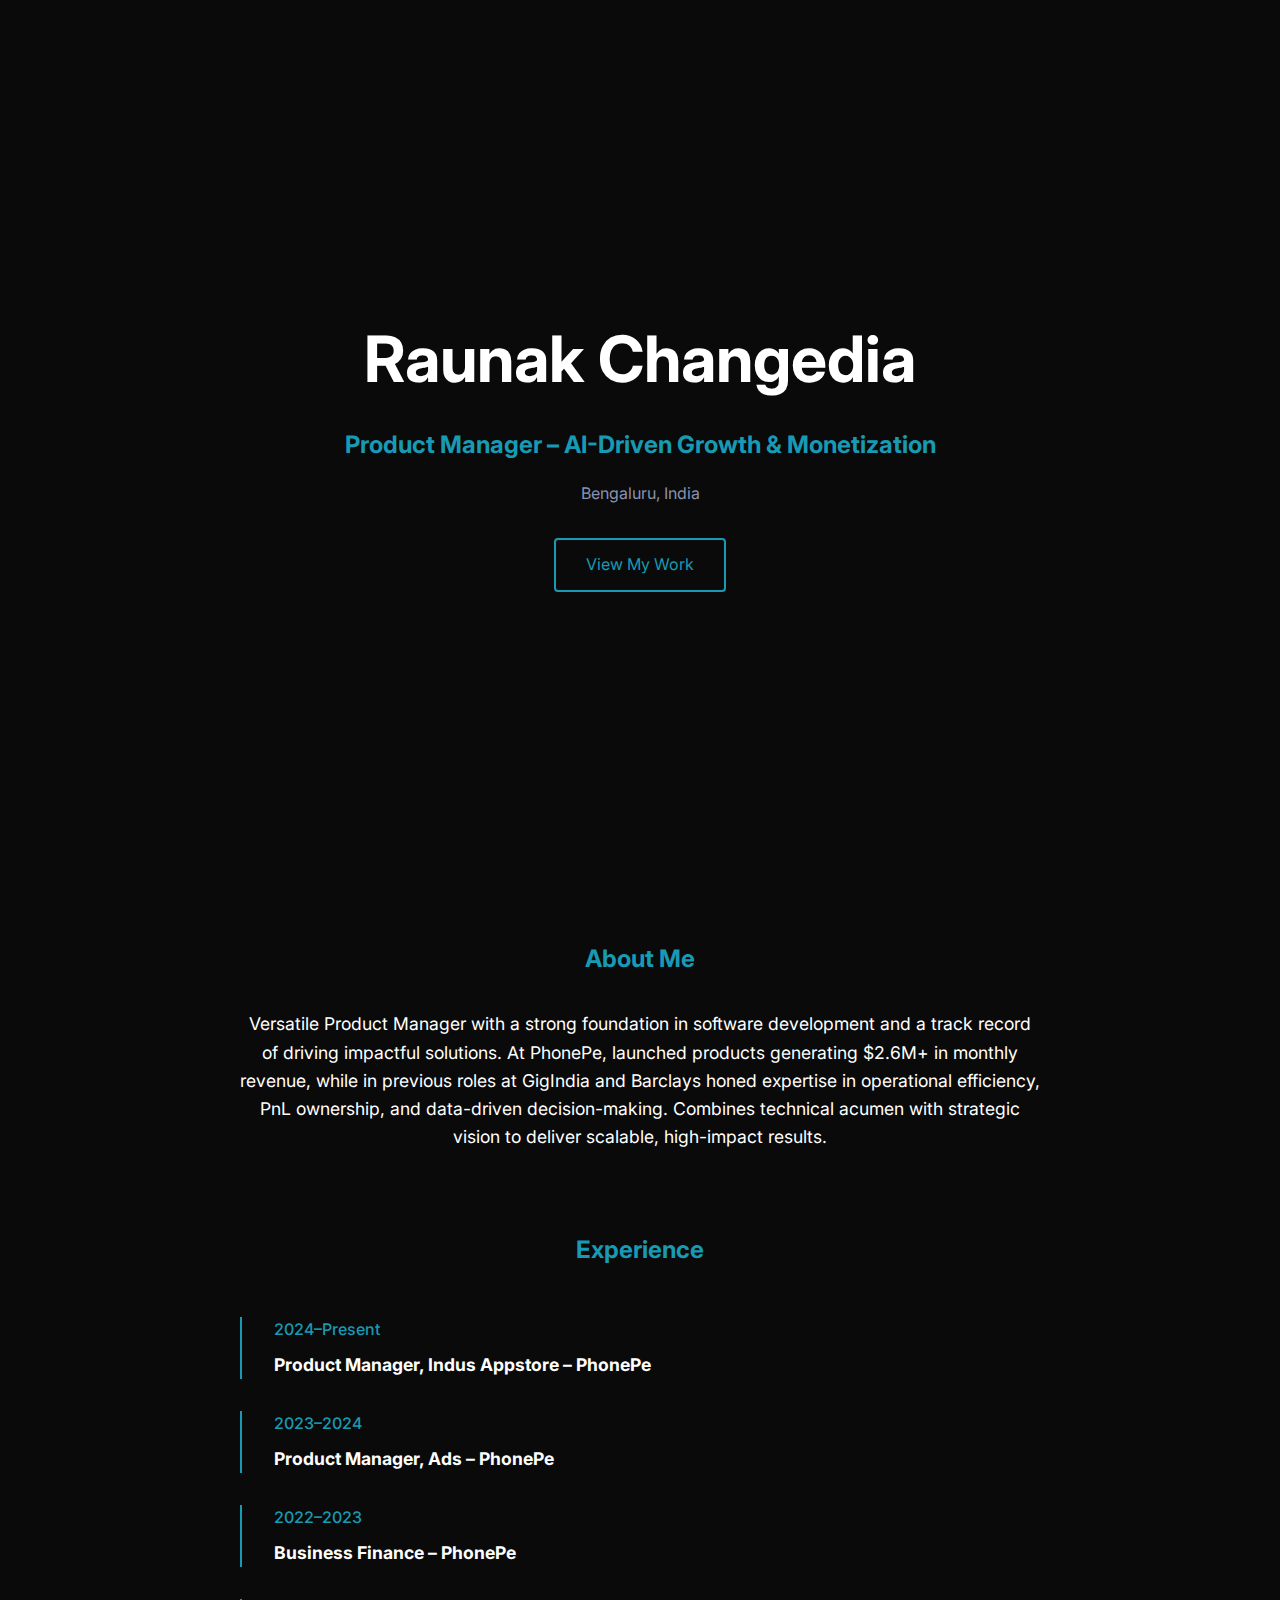
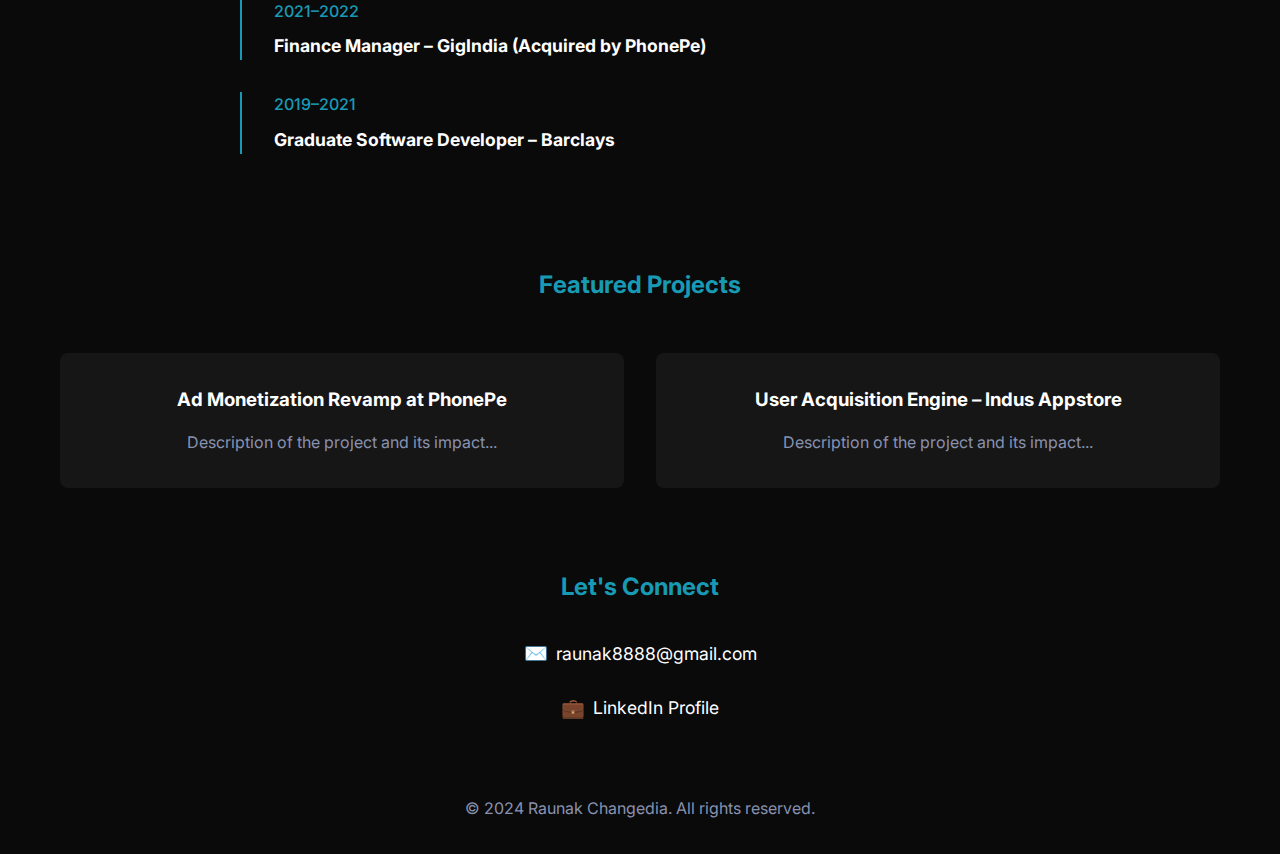
<file: portfolio-website/src/index.html>
<!DOCTYPE html>
<html lang="en">
<head>
    <meta charset="UTF-8">
    <meta name="viewport" content="width=device-width, initial-scale=1.0">
    <title>Raunak Changedia - Portfolio</title>
    <link rel="stylesheet" href="assets/css/style.css">
    <link rel="stylesheet" href="assets/css/animations.css">
    <link rel="preconnect" href="https://fonts.googleapis.com">
    <link rel="preconnect" href="https://fonts.gstatic.com" crossorigin>
    <link href="https://fonts.googleapis.com/css2?family=Inter:wght@400;500;600;700&display=swap" rel="stylesheet">
</head>
<body>

    <main>
        <section id="home" class="hero">
            <h1>Raunak Changedia</h1>
            <h2>Product Manager – AI-Driven Growth & Monetization</h2>
            <p class="location">Bengaluru, India</p>
            <a href="#projects" class="cta-button">View My Work</a>
        </section>

        <section id="about" class="about">
            <h2>About Me</h2>
            <p>Versatile Product Manager with a strong foundation in software development and a track record of driving impactful solutions. At PhonePe, launched products generating $2.6M+ in monthly revenue, while in previous roles at GigIndia and Barclays honed expertise in operational efficiency, PnL ownership, and data-driven decision-making. Combines technical acumen with strategic vision to deliver scalable, high-impact results.</p>
        </section>

        <section id="experience" class="experience">
            <h2>Experience</h2>
            <div class="timeline">
                <div class="timeline-item">
                    <div class="date">2024–Present</div>
                    <div class="content">
                        <h3>Product Manager, Indus Appstore – PhonePe</h3>
                    </div>
                </div>
                <div class="timeline-item">
                    <div class="date">2023–2024</div>
                    <div class="content">
                        <h3>Product Manager, Ads – PhonePe</h3>
                    </div>
                </div>
                <div class="timeline-item">
                    <div class="date">2022–2023</div>
                    <div class="content">
                        <h3>Business Finance – PhonePe</h3>
                    </div>
                </div>
                <div class="timeline-item">
                    <div class="date">2021–2022</div>
                    <div class="content">
                        <h3>Finance Manager – GigIndia (Acquired by PhonePe)</h3>
                    </div>
                </div>
                <div class="timeline-item">
                    <div class="date">2019–2021</div>
                    <div class="content">
                        <h3>Graduate Software Developer – Barclays</h3>
                    </div>
                </div>
            </div>
        </section>

        <section id="projects" class="projects">
            <h2>Featured Projects</h2>
            <div class="project-grid">
                <div class="project-card">
                    <h3>Ad Monetization Revamp at PhonePe</h3>
                    <p>Description of the project and its impact...</p>
                </div>
                <div class="project-card">
                    <h3>User Acquisition Engine – Indus Appstore</h3>
                    <p>Description of the project and its impact...</p>
                </div>
            </div>
        </section>

        <section id="contact" class="contact">
            <h2>Let's Connect</h2>
            <div class="contact-links">
                <a href="mailto:raunak8888@gmail.com" class="contact-item">
                    <span class="icon">✉️</span>
                    raunak8888@gmail.com
                </a>
                <a href="https://linkedin.com/in/raunakchangedia" target="_blank" class="contact-item">
                    <span class="icon">💼</span>
                    LinkedIn Profile
                </a>
            </div>
        </section>
    </main>

    <footer>
        <p>&copy; 2024 Raunak Changedia. All rights reserved.</p>
    </footer>

    <script src="assets/js/animations.js"></script>
</body>
</html>
</file>
<file: portfolio-website/src/assets/css/style.css>
:root {
    --bg-color: #0a0a0a;
    --text-color: #ffffff;
    --accent-color: #189ab4;
    --secondary-color: #8892b0;
    --section-padding: 60px 0;
}

* {
    margin: 0;
    padding: 0;
    box-sizing: border-box;
}

body {
    font-family: 'Inter', sans-serif;
    background-color: var(--bg-color);
    color: var(--text-color);
    line-height: 1.6;
}

section {
    padding: var(--section-padding);
    max-width: 1200px;
    margin: 0 auto;
}

.hero {
    height: 100vh;
    display: flex;
    flex-direction: column;
    justify-content: center;
    align-items: center;
    text-align: center;
}

.hero h1 {
    font-size: 4rem;
    margin-bottom: 1rem;
}

.hero h2 {
    font-size: 1.5rem;
    color: var(--accent-color);
    margin-bottom: 1rem;
}

.location {
    color: var(--secondary-color);
    margin-bottom: 2rem;
}

.about {
    text-align: center;
    padding: 40px 20px;
}

.about h2 {
    margin-bottom: 2rem;
    color: var(--accent-color);
}

.about p {
    max-width: 800px;
    margin: 0 auto;
    font-size: 1.1rem;
}

.cta-button {
    display: inline-block;
    padding: 12px 30px;
    background-color: transparent;
    border: 2px solid var(--accent-color);
    color: var(--accent-color);
    text-decoration: none;
    border-radius: 4px;
    transition: all 0.3s ease;
}

.cta-button:hover {
    background-color: rgba(24, 154, 180, 0.1);
}

.experience {
    padding: 40px 20px;
}

.experience h2 {
    text-align: center;
    color: var(--accent-color);
    margin-bottom: 3rem;
}

.timeline {
    position: relative;
    max-width: 800px;
    margin: 0 auto;
}

.timeline-item {
    margin-bottom: 2rem;
    position: relative;
    padding-left: 2rem;
    border-left: 2px solid var(--accent-color);
}

.date {
    color: var(--accent-color);
    margin-bottom: 0.5rem;
    font-weight: 500;
}

.content h3 {
    color: var(--text-color);
    font-size: 1.1rem;
}

.projects {
    padding: 40px 20px;
    text-align: center;
}

.projects h2 {
    color: var(--accent-color);
    margin-bottom: 3rem;
}

.project-grid {
    display: grid;
    grid-template-columns: repeat(auto-fit, minmax(300px, 1fr));
    gap: 2rem;
    margin-top: 2rem;
}

.project-card {
    background: rgba(255, 255, 255, 0.05);
    padding: 2rem;
    border-radius: 8px;
    transition: transform 0.3s ease;
}

.project-card:hover {
    transform: translateY(-5px);
}

.project-card h3 {
    color: var(--text-color);
    margin-bottom: 1rem;
}

.project-card p {
    color: var(--secondary-color);
}

.contact {
    text-align: center;
    padding: 40px 20px;
}

.contact h2 {
    color: var(--accent-color);
    margin-bottom: 2rem;
}

.contact-links {
    display: flex;
    flex-direction: column;
    align-items: center;
    gap: 1.5rem;
}

.contact-item {
    color: var(--text-color);
    text-decoration: none;
    display: flex;
    align-items: center;
    gap: 0.5rem;
    font-size: 1.1rem;
    transition: color 0.3s ease;
}

.contact-item:hover {
    color: var(--accent-color);
}

.contact-item .icon {
    font-size: 1.2rem;
}

footer {
    text-align: center;
    padding: 2rem 0;
    color: var(--secondary-color);
}

/* Reduce spacing between sections */
section + section {
    padding-top: 30px;
}

@media (max-width: 768px) {
    .hero h1 {
        font-size: 2.5rem;
    }

    .hero h2 {
        font-size: 1.2rem;
    }

    section {
        padding: 40px 20px;
    }

    .about p {
        font-size: 1rem;
        padding: 0 20px;
    }

    .timeline-item {
        padding-left: 1.5rem;
    }
}
</file>
<file: portfolio-website/src/assets/css/animations.css>
/* This file defines the CSS animations used throughout the site, such as fade-ins and transitions. */

@keyframes fadeIn {
    from {
        opacity: 0;
    }
    to {
        opacity: 1;
    }
}

.fade-in {
    animation: fadeIn 0.5s ease-in forwards;
}

@keyframes slideIn {
    from {
        transform: translateY(20px);
        opacity: 0;
    }
    to {
        transform: translateY(0);
        opacity: 1;
    }
}

.slide-in {
    animation: slideIn 0.5s ease-out forwards;
}

@keyframes bounce {
    0%, 20%, 50%, 80%, 100% {
        transform: translateY(0);
    }
    40% {
        transform: translateY(-30px);
    }
    60% {
        transform: translateY(-15px);
    }
}

.bounce {
    animation: bounce 1s infinite;
}
</file>
